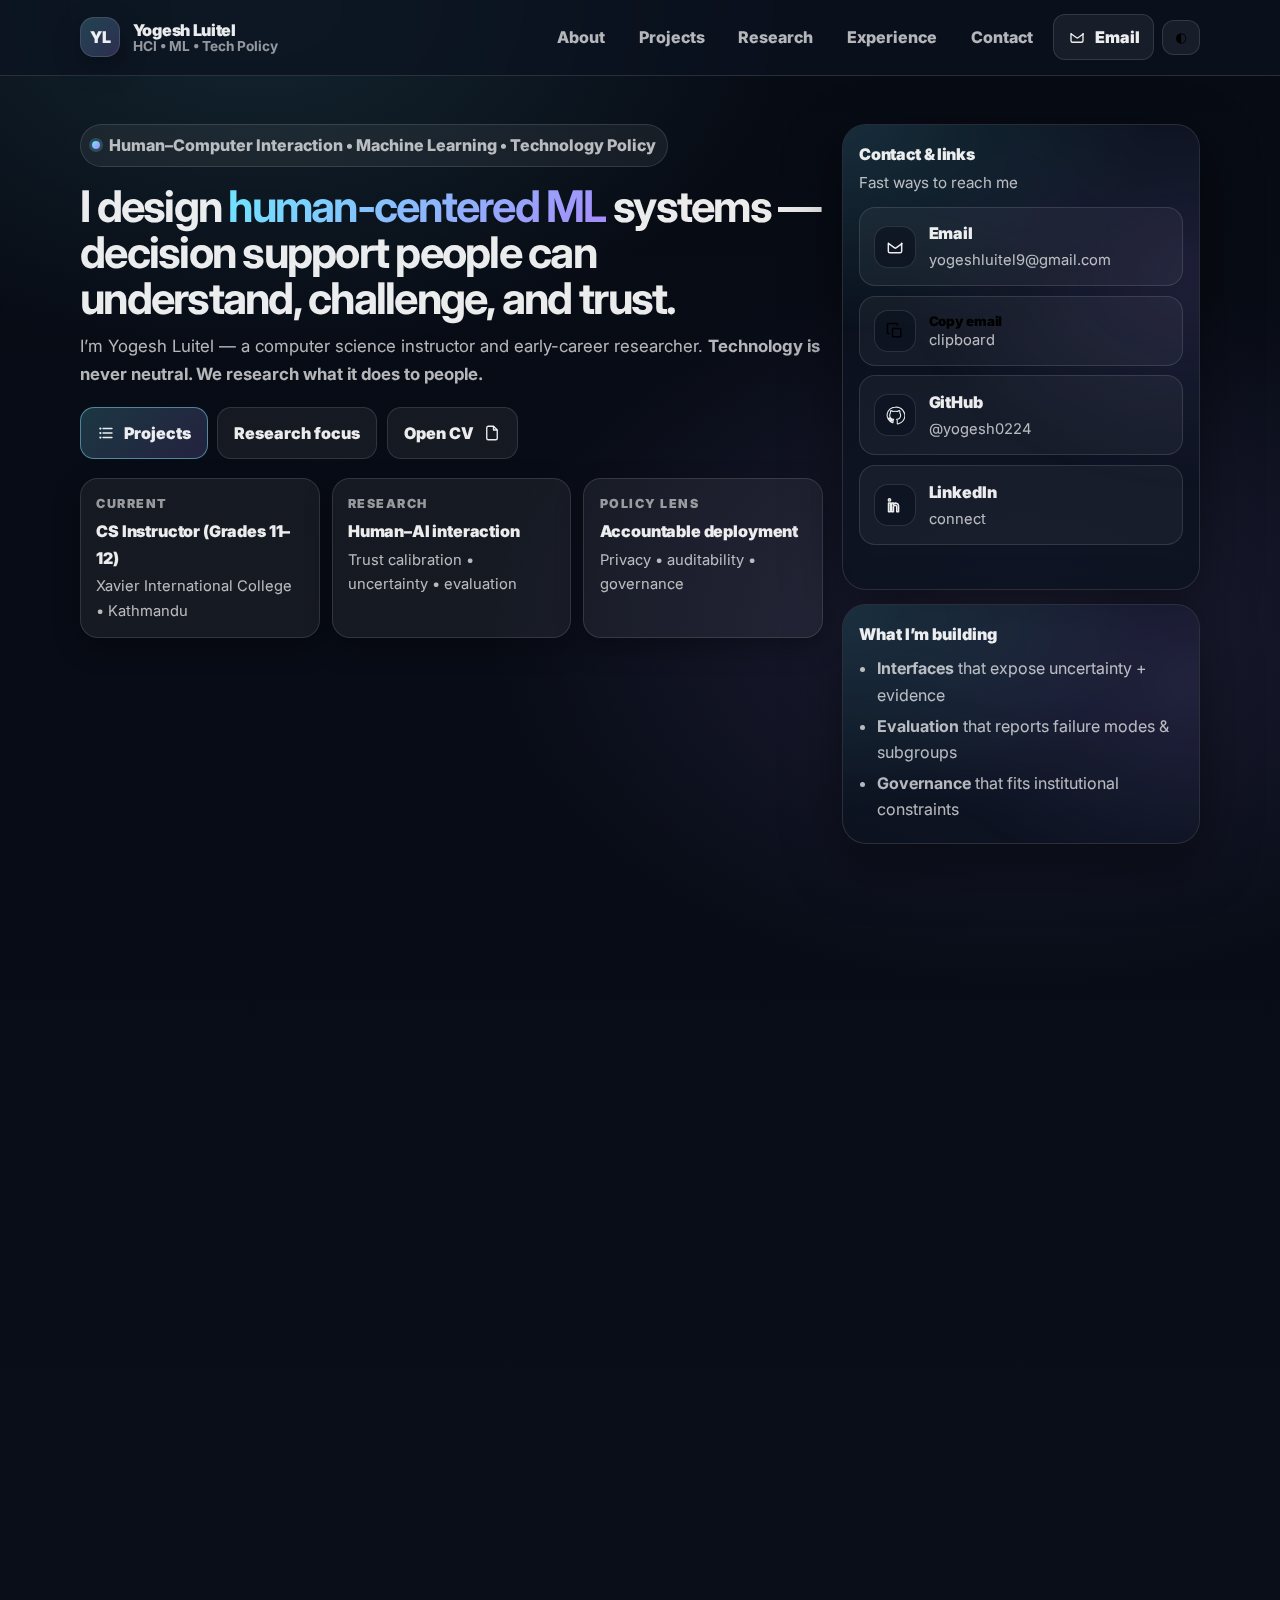
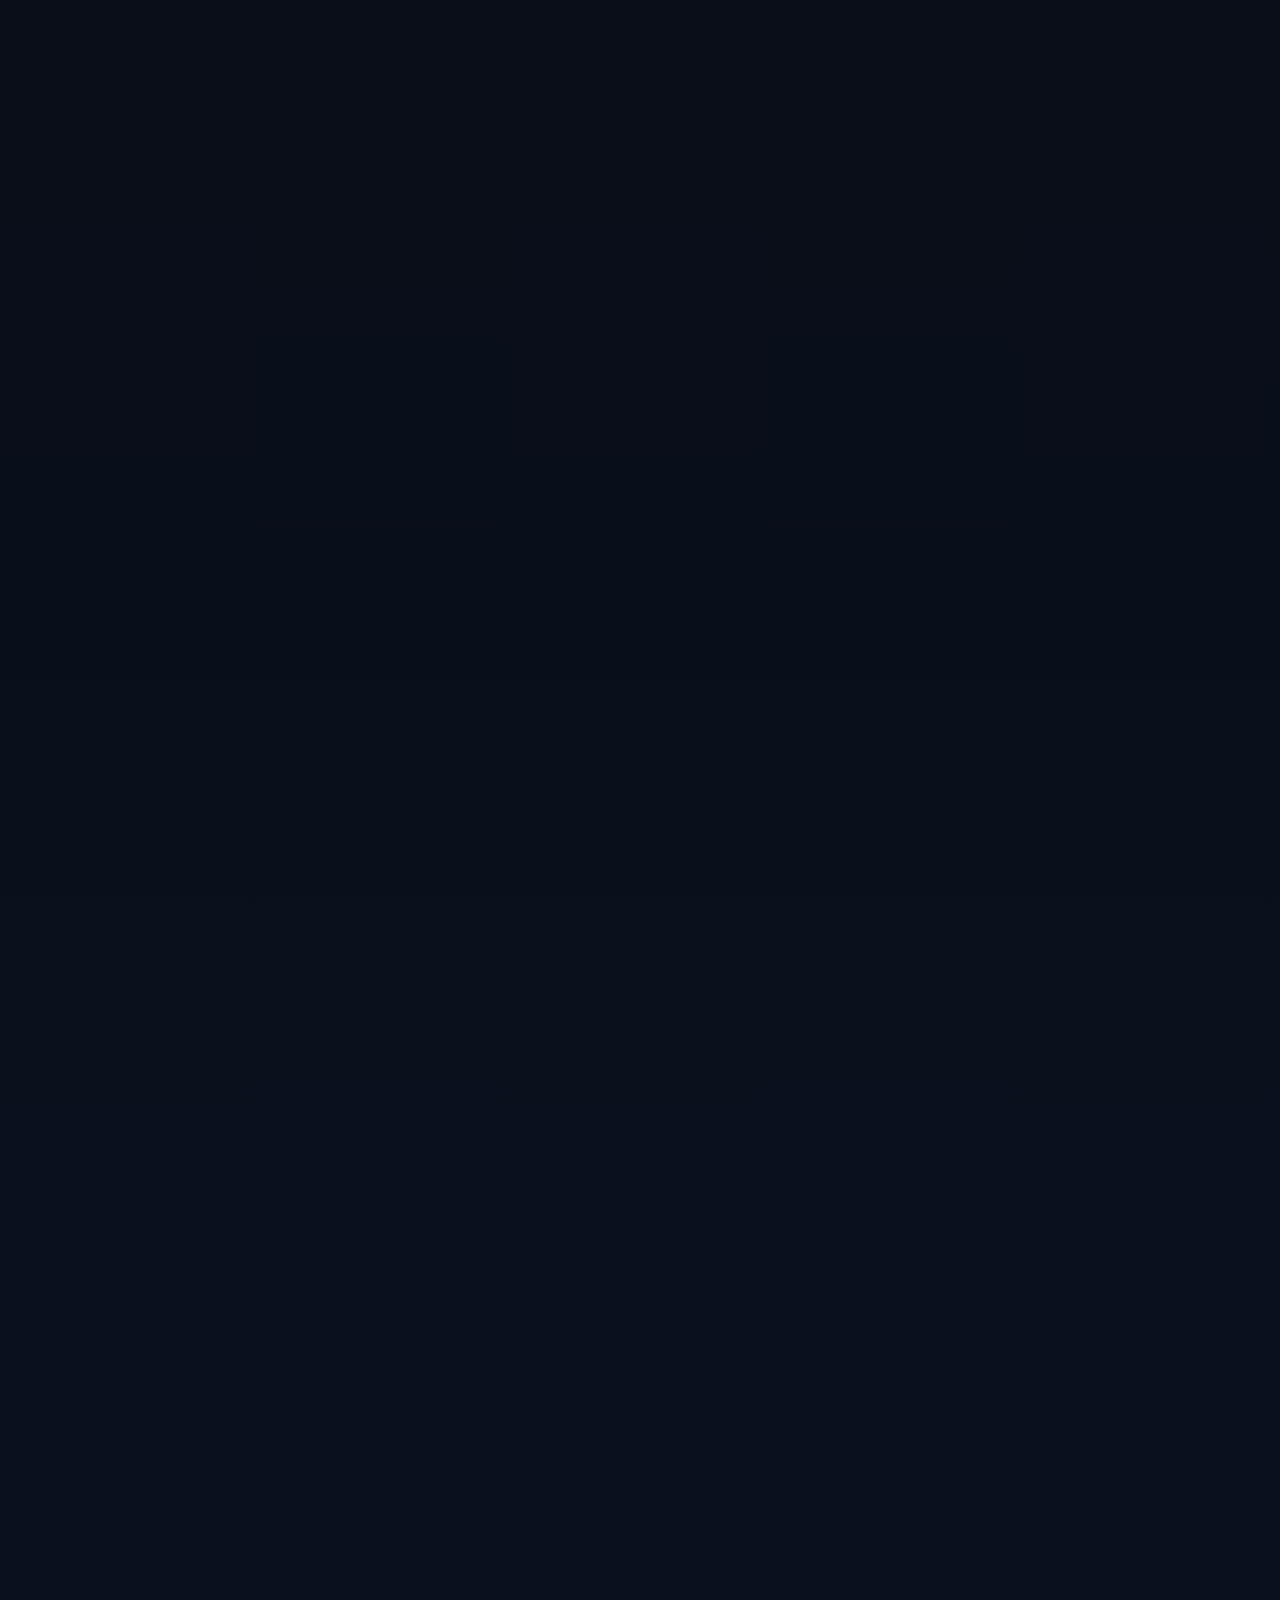
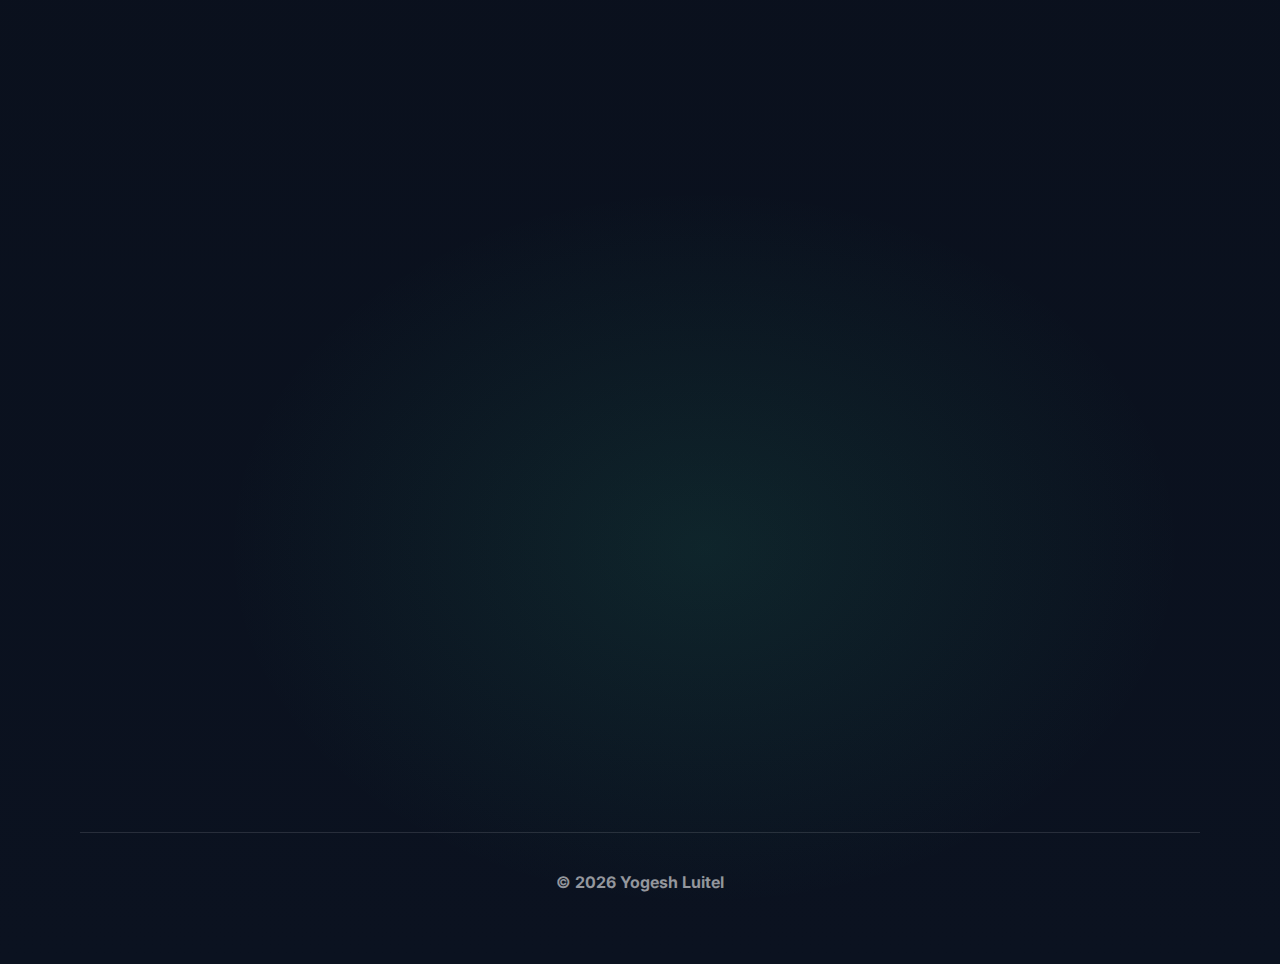
<file: index.html>
<!doctype html>
<html lang="en">
<head>
  <meta charset="utf-8" />
  <meta name="viewport" content="width=device-width, initial-scale=1" />
  <meta name="color-scheme" content="dark light">

  <title>Yogesh Luitel | HCI • ML • Tech Policy</title>
  <meta name="description" content="Yogesh Luitel — HCI + human-centered ML researcher exploring human–AI interaction, empirical evaluation, and technology policy." />

  <link rel="preconnect" href="https://fonts.googleapis.com">
  <link rel="preconnect" href="https://fonts.gstatic.com" crossorigin>
  <link href="https://fonts.googleapis.com/css2?family=Inter:wght@400;500;600;700;800;900&display=swap" rel="stylesheet">

  <link rel="stylesheet" href="styles.css" />
</head>

<body>
  <a class="skip-link" href="#main">Skip to content</a>

  <header class="site-header" id="top">
    <div class="container header-inner">
      <a class="brand" href="#top" aria-label="Home">
        <span class="brand-mark" aria-hidden="true">YL</span>
        <span class="brand-text">
          <span class="brand-name">Yogesh Luitel</span>
          <span class="brand-sub">HCI • ML • Tech Policy</span>
        </span>
      </a>

      <nav class="nav" aria-label="Primary navigation">
        <button class="nav-toggle" id="navToggle" aria-expanded="false" aria-controls="navMenu">
          <span class="sr-only">Open menu</span>
          <span class="burger" aria-hidden="true"></span>
        </button>

        <div class="nav-menu" id="navMenu">
          <a class="nav-link" href="#about" data-nav>About</a>
          <a class="nav-link" href="#projects" data-nav>Projects</a>
          <a class="nav-link" href="#research" data-nav>Research</a>
          <a class="nav-link" href="#experience" data-nav>Experience</a>
          <a class="nav-link" href="#contact" data-nav>Contact</a>

          <a class="nav-cta" href="mailto:yogeshluitel9@gmail.com" aria-label="Email Yogesh">
            <span class="icon" aria-hidden="true">
              <svg viewBox="0 0 24 24" fill="none">
                <path d="M4 7.5V17a2 2 0 0 0 2 2h12a2 2 0 0 0 2-2V7.5" stroke="currentColor" stroke-width="1.8" stroke-linecap="round"/>
                <path d="M4.5 8l7 5a1.5 1.5 0 0 0 1.8 0l7-5" stroke="currentColor" stroke-width="1.8" stroke-linecap="round" stroke-linejoin="round"/>
              </svg>
            </span>
            Email
          </a>

          <button class="theme-toggle" id="themeToggle" type="button" aria-label="Toggle theme">
            <span class="theme-icon" aria-hidden="true">◐</span>
          </button>
        </div>
      </nav>
    </div>
  </header>

  <main id="main">
    <!-- HERO -->
    <section class="hero" aria-label="Intro">
      <div class="container hero-wrap">
        <div class="hero-left reveal">
          <div class="pill">
            <span class="dot"></span>
            <span>Human–Computer Interaction • Machine Learning • Technology Policy</span>
          </div>

          <h1 class="hero-title">
            I design <span class="grad">human-centered ML</span> systems —
            decision support people can understand, challenge, and trust.
          </h1>

          <p class="hero-sub">
            I’m Yogesh Luitel — a computer science instructor and early-career researcher.
            <strong>Technology is never neutral. We research what it does to people.</strong>
          </p>

          <div class="hero-actions">
            <a class="btn btn-primary" href="#projects">
              <span class="icon" aria-hidden="true">
                <svg viewBox="0 0 24 24" fill="none">
                  <path d="M8 6h12M8 12h12M8 18h12" stroke="currentColor" stroke-width="1.8" stroke-linecap="round"/>
                  <path d="M4.5 6h.01M4.5 12h.01M4.5 18h.01" stroke="currentColor" stroke-width="3" stroke-linecap="round"/>
                </svg>
              </span>
              Projects
            </a>
            <a class="btn" href="#research">
              Research focus
            </a>
            <a class="btn" href="Yogesh_Luitel_HCI_CV-1.pdf" target="_blank" rel="noopener">
              Open CV
              <span class="icon" aria-hidden="true">
                <svg viewBox="0 0 24 24" fill="none">
                  <path d="M14 3H7a2 2 0 0 0-2 2v14a2 2 0 0 0 2 2h10a2 2 0 0 0 2-2V8l-5-5Z" stroke="currentColor" stroke-width="1.8" stroke-linejoin="round"/>
                  <path d="M14 3v5h5" stroke="currentColor" stroke-width="1.8" stroke-linejoin="round"/>
                </svg>
              </span>
            </a>
          </div>

          <div class="hero-stats">
            <div class="stat-card">
              <div class="stat-k">Current</div>
              <div class="stat-v">CS Instructor (Grades 11–12)</div>
              <div class="stat-n">Xavier International College • Kathmandu</div>
            </div>
            <div class="stat-card">
              <div class="stat-k">Research</div>
              <div class="stat-v">Human–AI interaction</div>
              <div class="stat-n">Trust calibration • uncertainty • evaluation</div>
            </div>
            <div class="stat-card">
              <div class="stat-k">Policy lens</div>
              <div class="stat-v">Accountable deployment</div>
              <div class="stat-n">Privacy • auditability • governance</div>
            </div>
          </div>
        </div>

        <aside class="hero-right reveal" aria-label="Quick links">
          <div class="panel">
            <div class="panel-head">
              <div class="panel-title">Contact & links</div>
              <div class="panel-sub">Fast ways to reach me</div>
            </div>

            <div class="link-cards">
              <a class="link-card" href="mailto:yogeshluitel9@gmail.com">
                <span class="lc-icon" aria-hidden="true">
                  <svg viewBox="0 0 24 24" fill="none">
                    <path d="M4 7.5V17a2 2 0 0 0 2 2h12a2 2 0 0 0 2-2V7.5" stroke="currentColor" stroke-width="1.8" stroke-linecap="round"/>
                    <path d="M4.5 8l7 5a1.5 1.5 0 0 0 1.8 0l7-5" stroke="currentColor" stroke-width="1.8" stroke-linecap="round" stroke-linejoin="round"/>
                  </svg>
                </span>
                <span class="lc-main">
                  <span class="lc-title">Email</span>
                  <span class="lc-meta">yogeshluitel9@gmail.com</span>
                </span>
              </a>

              <button class="link-card" type="button" data-copy="yogeshluitel9@gmail.com" aria-label="Copy email">
                <span class="lc-icon" aria-hidden="true">
                  <svg viewBox="0 0 24 24" fill="none">
                    <path d="M9 9h10v10H9V9Z" stroke="currentColor" stroke-width="1.8" stroke-linejoin="round"/>
                    <path d="M5 15H4a1 1 0 0 1-1-1V4a1 1 0 0 1 1-1h10a1 1 0 0 1 1 1v1" stroke="currentColor" stroke-width="1.8" stroke-linecap="round"/>
                  </svg>
                </span>
                <span class="lc-main">
                  <span class="lc-title">Copy email</span>
                  <span class="lc-meta">clipboard</span>
                </span>
              </button>

              <a class="link-card" href="https://github.com/yogesh0224" target="_blank" rel="noopener">
                <span class="lc-icon" aria-hidden="true">
                  <svg viewBox="0 0 24 24" fill="none">
                    <path d="M12 2.7a9.5 9.5 0 0 0-3 18.5c.5.1.7-.2.7-.5v-1.7c-2.9.7-3.6-1.2-3.6-1.2-.5-1.2-1.2-1.5-1.2-1.5-1-.7.1-.7.1-.7 1.1.1 1.7 1.1 1.7 1.1 1 .1.6 2.3 3 2 .1-.7.4-1.2.7-1.5-2.3-.3-4.7-1.1-4.7-5a3.9 3.9 0 0 1 1-2.7c-.1-.3-.5-1.3.1-2.7 0 0 .9-.3 2.8 1a9.7 9.7 0 0 1 5.2 0c1.9-1.3 2.8-1 2.8-1 .6 1.4.2 2.4.1 2.7a3.9 3.9 0 0 1 1 2.7c0 3.9-2.4 4.7-4.7 5 .4.3.7 1 .7 2v3c0 .3.2.6.7.5A9.5 9.5 0 0 0 12 2.7Z"
                          stroke="currentColor" stroke-width="1.3" stroke-linejoin="round"/>
                  </svg>
                </span>
                <span class="lc-main">
                  <span class="lc-title">GitHub</span>
                  <span class="lc-meta">@yogesh0224</span>
                </span>
              </a>

              <a class="link-card" href="https://www.linkedin.com/in/yogesh-luitel/" target="_blank" rel="noopener">
                <span class="lc-icon" aria-hidden="true">
                  <svg viewBox="0 0 24 24" fill="none">
                    <path d="M6.5 9.5H4.2V20h2.3V9.5Z" stroke="currentColor" stroke-width="1.8" stroke-linejoin="round"/>
                    <path d="M5.35 7.2a1.35 1.35 0 1 0 0-2.7 1.35 1.35 0 0 0 0 2.7Z" stroke="currentColor" stroke-width="1.8"/>
                    <path d="M10.2 9.5H8V20h2.2v-5.4c0-3 3.9-3.2 3.9 0V20h2.2v-6.2c0-5-5.3-4.8-6.1-2.3V9.5Z"
                          stroke="currentColor" stroke-width="1.8" stroke-linejoin="round"/>
                  </svg>
                </span>
                <span class="lc-main">
                  <span class="lc-title">LinkedIn</span>
                  <span class="lc-meta">connect</span>
                </span>
              </a>
            </div>

            <p class="toast" id="toast" role="status" aria-live="polite"></p>
          </div>

          <div class="panel panel-mini">
            <div class="mini-title">What I’m building</div>
            <ul class="mini-list">
              <li><strong>Interfaces</strong> that expose uncertainty + evidence</li>
              <li><strong>Evaluation</strong> that reports failure modes & subgroups</li>
              <li><strong>Governance</strong> that fits institutional constraints</li>
            </ul>
          </div>
        </aside>
      </div>
    </section>

    <!-- ABOUT -->
    <section class="section" id="about">
      <div class="container">
        <div class="section-head reveal">
          <h2>About</h2>
          <p>
            I work at the boundary between research and practice: human–AI interaction, empirical ML evaluation, and technology policy for accountable deployment.
          </p>
        </div>

        <div class="two-col">
          <article class="card reveal">
            <h3>Short bio</h3>
            <p>
              I’m interested in how people make decisions with ML systems: what they see, what they trust, and what they can contest.
              I focus on human-centered design patterns (uncertainty cues, explanations, feedback loops) paired with evaluation methods that go beyond accuracy.
            </p>

            <div class="callout">
              <div class="callout-title">My research hook</div>
              <p class="muted">
                Turning predictions into decision support people can calibrate:
                <strong>evidence + uncertainty + accountability</strong> — not just scores.
              </p>
            </div>
          </article>

          <article class="card reveal">
            <h3>Research interests</h3>
            <div class="chips">
              <span class="chip">Human–AI interaction</span>
              <span class="chip">Trust calibration</span>
              <span class="chip">Uncertainty-aware UX</span>
              <span class="chip">Explainability</span>
              <span class="chip">Empirical evaluation</span>
              <span class="chip">Robustness & failure modes</span>
              <span class="chip">Transparency & governance</span>
              <span class="chip">Privacy-by-design</span>
            </div>

            <div class="divider"></div>

            <ul class="bullets">
              <li><strong>HCI:</strong> interface patterns for sensemaking, feedback, and contestability.</li>
              <li><strong>ML:</strong> evaluation, subgroup errors, robustness, interpretability.</li>
              <li><strong>Policy:</strong> accountability constraints for real institutional deployments.</li>
            </ul>
          </article>
        </div>
      </div>
    </section>

    <!-- PROJECTS -->
    <section class="section" id="projects">
      <div class="container">
        <div class="section-head reveal">
          <h2>Selected projects</h2>
          <p>Polished, research-aligned projects: interface design + evaluation + real-world constraints.</p>
        </div>

        <div class="project-grid">
          <!-- Project 1 -->
          <article class="project-card reveal" style="--accent: var(--a1);">
            <div class="pc-cover">
              <div class="pc-cover-left">
                <div class="pc-icon" aria-hidden="true">
                  <svg viewBox="0 0 24 24" fill="none">
                    <path d="M12 3l9 4.5-9 4.5L3 7.5 12 3Z" stroke="currentColor" stroke-width="1.8" stroke-linejoin="round"/>
                    <path d="M21 7.5V16.5L12 21 3 16.5V7.5" stroke="currentColor" stroke-width="1.8" stroke-linejoin="round"/>
                    <path d="M12 12v9" stroke="currentColor" stroke-width="1.8" stroke-linecap="round"/>
                  </svg>
                </div>
                <div>
                  <div class="pc-kicker">HCI • XAI</div>
                  <h3 class="pc-title">Human-Centered ML for Programming Misconceptions</h3>
                </div>
              </div>
              <span class="pc-badge">Decision Support</span>
            </div>

            <div class="pc-body">
              <p class="pc-desc">
                Teacher-facing decision support that surfaces likely misconceptions with uncertainty cues and explanations —
                designed to reduce over-trust and preserve instructional agency.
              </p>

              <ul class="pc-points">
                <li><strong>Interface:</strong> uncertainty signaling + evidence views + easy override</li>
                <li><strong>Evaluation:</strong> behavior metrics (time-to-decision, correction patterns)</li>
                <li><strong>Goal:</strong> support sensemaking, not automated grading</li>
              </ul>

              <div class="pc-tags" aria-label="Tech stack">
                <span class="tag">Python</span>
                <span class="tag">Human-in-the-loop</span>
                <span class="tag">Explainability</span>
                <span class="tag">Evaluation</span>
              </div>
            </div>

            <div class="pc-footer">
              <button class="btn btn-soft" data-modal="m-hcml">Case study</button>
              <a class="btn btn-primary" href="https://github.com/yogesh0224" target="_blank" rel="noopener">GitHub</a>
            </div>
          </article>

          <!-- Project 2 -->
          <article class="project-card reveal" style="--accent: var(--a2);">
            <div class="pc-cover">
              <div class="pc-cover-left">
                <div class="pc-icon" aria-hidden="true">
                  <svg viewBox="0 0 24 24" fill="none">
                    <path d="M4 19V5a2 2 0 0 1 2-2h12a2 2 0 0 1 2 2v14" stroke="currentColor" stroke-width="1.8" stroke-linecap="round"/>
                    <path d="M8 7h8M8 11h8M8 15h6" stroke="currentColor" stroke-width="1.8" stroke-linecap="round"/>
                    <path d="M4 19a2 2 0 0 0 2 2h14" stroke="currentColor" stroke-width="1.8" stroke-linecap="round"/>
                  </svg>
                </div>
                <div>
                  <div class="pc-kicker">Robustness • Reproducibility</div>
                  <h3 class="pc-title">ML Evaluation & Interpretability Toolkit</h3>
                </div>
              </div>
              <span class="pc-badge">Audit-ready</span>
            </div>

            <div class="pc-body">
              <p class="pc-desc">
                A reproducible evaluation pipeline that turns “good accuracy” into deployable evidence:
                subgroup errors, robustness checks, and interpretability reporting.
              </p>

              <ul class="pc-points">
                <li><strong>Evaluation:</strong> metrics + subgroup slices + failure modes</li>
                <li><strong>Interpretability:</strong> model-agnostic explanation views</li>
                <li><strong>Use case:</strong> institutional review & governance</li>
              </ul>

              <div class="pc-tags" aria-label="Tech stack">
                <span class="tag">scikit-learn</span>
                <span class="tag">SHAP</span>
                <span class="tag">Error analysis</span>
                <span class="tag">Reporting</span>
              </div>
            </div>

            <div class="pc-footer">
              <button class="btn btn-soft" data-modal="m-eval">Case study</button>
              <a class="btn btn-primary" href="https://github.com/yogesh0224" target="_blank" rel="noopener">GitHub</a>
            </div>
          </article>

          <!-- Project 3 -->
          <article class="project-card reveal" style="--accent: var(--a3);">
            <div class="pc-cover">
              <div class="pc-cover-left">
                <div class="pc-icon" aria-hidden="true">
                  <svg viewBox="0 0 24 24" fill="none">
                    <path d="M4 4h16v16H4V4Z" stroke="currentColor" stroke-width="1.8" stroke-linejoin="round"/>
                    <path d="M8 8h8M8 12h6M8 16h8" stroke="currentColor" stroke-width="1.8" stroke-linecap="round"/>
                  </svg>
                </div>
                <div>
                  <div class="pc-kicker">Empirical ML • NLP</div>
                  <h3 class="pc-title">GenAI Usage & Learning Outcomes Study</h3>
                </div>
              </div>
              <span class="pc-badge">Methods-first</span>
            </div>

            <div class="pc-body">
              <p class="pc-desc">
                Empirical analysis of how generative AI usage patterns relate to learning outcomes using structured data + text features,
                emphasizing careful claims and reproducible methodology.
              </p>

              <ul class="pc-points">
                <li><strong>Data:</strong> usage logs + text signals</li>
                <li><strong>Methods:</strong> interpretable modeling + effect-size-grounded validation</li>
                <li><strong>Outcome:</strong> manuscript in preparation (share on request)</li>
              </ul>

              <div class="pc-tags" aria-label="Tech stack">
                <span class="tag">TF–IDF</span>
                <span class="tag">Feature engineering</span>
                <span class="tag">Stat tests</span>
                <span class="tag">Reproducibility</span>
              </div>
            </div>

            <div class="pc-footer">
              <button class="btn btn-soft" data-modal="m-genai">Case study</button>
              <a class="btn btn-primary" href="mailto:yogeshluitel9@gmail.com?subject=Generative%20AI%20study%20details">Request details</a>
            </div>
          </article>
        </div>

        <div class="note reveal">
          <span class="note-dot"></span>
          <span>If a project is private, I can share a short demo clip or 1-page writeup by email.</span>
        </div>
      </div>
    </section>

    <!-- RESEARCH -->
    <section class="section" id="research">
      <div class="container">
        <div class="section-head reveal">
          <h2>Research</h2>
          <p>Where I want to go next: HCI + ML evaluation + policy-aware deployment.</p>
        </div>

        <div class="two-col">
          <article class="card reveal">
            <h3>Current focus</h3>
            <ul class="bullets">
              <li><strong>Human–AI interaction:</strong> decision-support UX, trust calibration, contestability.</li>
              <li><strong>Human-centered ML:</strong> uncertainty cues, explanation interfaces, feedback loops.</li>
              <li><strong>Empirical evaluation:</strong> subgroup errors, robustness, failure modes, reproducibility.</li>
              <li><strong>Technology policy:</strong> transparency, privacy, governance constraints.</li>
            </ul>
          </article>

          <article class="card reveal">
            <h3>Drafts & directions</h3>
            <ul class="bullets">
              <li><strong>GenAI usage → outcomes:</strong> empirical ML + NLP methodology (in preparation).</li>
              <li><strong>Accountability for ML-assisted decisions:</strong> uncertainty + oversight design patterns.</li>
              <li><strong>Low-resource policy constraints:</strong> privacy-by-design and evaluation standards.</li>
            </ul>

            <div class="divider"></div>
            <a class="btn btn-soft" href="mailto:yogeshluitel9@gmail.com?subject=Research%20collaboration">
              Reach out about collaboration
            </a>
          </article>
        </div>
      </div>
    </section>

    <!-- EXPERIENCE -->
    <section class="section" id="experience">
      <div class="container">
        <div class="section-head reveal">
          <h2>Experience</h2>
          <p>Teaching + research + building — grounded in real users and constraints.</p>
        </div>

        <div class="timeline">
          <article class="timeline-item reveal">
            <div class="time">2024–Present</div>
            <div class="time-body">
              <div class="time-title">Computer Science Instructor • Xavier International College</div>
              <p class="muted">
                Teach Python, DBMS, and software development; lead labs and supervise projects; design digital learning materials and workflows.
              </p>
              <div class="chips">
                <span class="chip">Python</span>
                <span class="chip">DBMS</span>
                <span class="chip">Mentoring</span>
                <span class="chip">Learning workflows</span>
              </div>
            </div>
          </article>

          <article class="timeline-item reveal">
            <div class="time">2023–2024</div>
            <div class="time-body">
              <div class="time-title">Undergraduate Research Assistant • Phoenix College of Management</div>
              <p class="muted">
                Studied adaptive learning systems and built ML-based student performance analysis to identify conceptual weaknesses; supported research design and evaluation.
              </p>
              <div class="chips">
                <span class="chip">Learning analytics</span>
                <span class="chip">Mixed methods</span>
                <span class="chip">ML evaluation</span>
                <span class="chip">Adaptive learning</span>
              </div>
            </div>
          </article>
        </div>
      </div>
    </section>

    <!-- CONTACT -->
    <section class="section" id="contact">
      <div class="container">
        <div class="section-head reveal">
          <h2>Contact</h2>
          <p>If you want to talk research, collaboration, or opportunities — email is best.</p>
        </div>

        <div class="two-col">
          <article class="card reveal">
            <h3>Let’s connect</h3>
            <p class="muted">Fastest way to reach me:</p>
            <a class="btn btn-primary" href="mailto:yogeshluitel9@gmail.com">yogeshluitel9@gmail.com</a>

            <div class="divider"></div>

            <h3>CV</h3>
            <p class="muted">Open my latest CV as a PDF:</p>
            <a class="btn btn-soft" href="Yogesh_Luitel_HCI_CV-1.pdf" target="_blank" rel="noopener">Open CV (PDF)</a>
          </article>

          <article class="card reveal">
            <h3>Links</h3>
            <div class="link-row-2">
              <a class="link-mini" href="https://github.com/yogesh0224" target="_blank" rel="noopener">
                <span class="icon" aria-hidden="true">
                  <svg viewBox="0 0 24 24" fill="none">
                    <path d="M12 2.7a9.5 9.5 0 0 0-3 18.5c.5.1.7-.2.7-.5v-1.7c-2.9.7-3.6-1.2-3.6-1.2-.5-1.2-1.2-1.5-1.2-1.5-1-.7.1-.7.1-.7 1.1.1 1.7 1.1 1.7 1.1 1 .1.6 2.3 3 2 .1-.7.4-1.2.7-1.5-2.3-.3-4.7-1.1-4.7-5a3.9 3.9 0 0 1 1-2.7c-.1-.3-.5-1.3.1-2.7 0 0 .9-.3 2.8 1a9.7 9.7 0 0 1 5.2 0c1.9-1.3 2.8-1 2.8-1 .6 1.4.2 2.4.1 2.7a3.9 3.9 0 0 1 1 2.7c0 3.9-2.4 4.7-4.7 5 .4.3.7 1 .7 2v3c0 .3.2.6.7.5A9.5 9.5 0 0 0 12 2.7Z"
                          stroke="currentColor" stroke-width="1.3" stroke-linejoin="round"/>
                  </svg>
                </span>
                GitHub
              </a>

              <a class="link-mini" href="https://www.linkedin.com/in/yogesh-luitel/" target="_blank" rel="noopener">
                <span class="icon" aria-hidden="true">
                  <svg viewBox="0 0 24 24" fill="none">
                    <path d="M6.5 9.5H4.2V20h2.3V9.5Z" stroke="currentColor" stroke-width="1.8" stroke-linejoin="round"/>
                    <path d="M5.35 7.2a1.35 1.35 0 1 0 0-2.7 1.35 1.35 0 0 0 0 2.7Z" stroke="currentColor" stroke-width="1.8"/>
                    <path d="M10.2 9.5H8V20h2.2v-5.4c0-3 3.9-3.2 3.9 0V20h2.2v-6.2c0-5-5.3-4.8-6.1-2.3V9.5Z"
                          stroke="currentColor" stroke-width="1.8" stroke-linejoin="round"/>
                  </svg>
                </span>
                LinkedIn
              </a>

              <button class="link-mini" type="button" data-copy="yogeshluitel9@gmail.com" aria-label="Copy email">
                <span class="icon" aria-hidden="true">
                  <svg viewBox="0 0 24 24" fill="none">
                    <path d="M9 9h10v10H9V9Z" stroke="currentColor" stroke-width="1.8" stroke-linejoin="round"/>
                    <path d="M5 15H4a1 1 0 0 1-1-1V4a1 1 0 0 1 1-1h10a1 1 0 0 1 1 1v1" stroke="currentColor" stroke-width="1.8" stroke-linecap="round"/>
                  </svg>
                </span>
                Copy email
              </button>
            </div>

            <div class="divider"></div>
            <p class="muted">
              I’m especially interested in opportunities where interface design, evaluation rigor, and governance matter as much as the model.
            </p>
          </article>
        </div>

        <footer class="footer">
          <p>© <span id="year"></span> Yogesh Luitel</p>
        </footer>
      </div>
    </section>
  </main>

  <!-- =======================
       CASE STUDY MODALS
       ======================= -->

  <dialog class="modal" id="m-hcml" aria-label="Human-Centered ML case study">
    <div class="modal-inner">
      <header class="modal-head">
        <div>
          <div class="modal-kicker">CASE STUDY</div>
          <h3 class="modal-title">Human-Centered ML for Programming Misconceptions</h3>
        </div>
        <button class="icon-btn" data-close aria-label="Close">✕</button>
      </header>

      <div class="modal-body" data-case-body>
        <section class="case-hero">
          <h4 class="case-hero-title">Teachers stay in control — ML assists, explains, and invites correction</h4>
          <p class="case-hero-sub">Decision support that encourages verification rather than blind acceptance.</p>

          <div class="case-metrics">
            <div class="metric"><div class="metric-k">Paradigm</div><div class="metric-v">Human-in-the-loop</div></div>
            <div class="metric"><div class="metric-k">UX</div><div class="metric-v">Uncertainty + XAI</div></div>
            <div class="metric"><div class="metric-k">Evaluation</div><div class="metric-v">Behavior metrics</div></div>
          </div>
        </section>

        <section class="case-section">
          <div class="case-section-head">
            <h4 class="case-title">Design</h4><span class="case-chip">HCI</span>
          </div>
          <ul class="bullets">
            <li>Confidence/uncertainty cues without false precision</li>
            <li>Evidence views that support sensemaking</li>
            <li>Easy override and feedback capture</li>
          </ul>
        </section>

        <section class="case-section">
          <div class="case-section-head">
            <h4 class="case-title">Evaluation</h4><span class="case-chip">Empirical</span>
          </div>
          <ul class="bullets">
            <li>ML On vs ML Off (pilot) with interaction logging</li>
            <li>Time-to-decision + correction patterns</li>
            <li>Checks for over-reliance behavior</li>
          </ul>
        </section>

        <div class="case-end-space" aria-hidden="true"></div>
      </div>

      <footer class="modal-actions">
        <div class="actions-left">Goal: decision support that’s trustworthy, auditable, and easy to contest.</div>
        <div class="actions-right">
          <button class="btn btn-soft" data-close>Close</button>
        </div>
      </footer>
    </div>
  </dialog>

  <dialog class="modal" id="m-eval" aria-label="ML evaluation toolkit case study">
    <div class="modal-inner">
      <header class="modal-head">
        <div>
          <div class="modal-kicker">CASE STUDY</div>
          <h3 class="modal-title">ML Evaluation & Interpretability Toolkit</h3>
        </div>
        <button class="icon-btn" data-close aria-label="Close">✕</button>
      </header>

      <div class="modal-body" data-case-body>
        <section class="case-hero">
          <h4 class="case-hero-title">From “good accuracy” to deployable evidence</h4>
          <p class="case-hero-sub">Reproducible evaluation that supports institutional oversight and governance.</p>

          <div class="case-metrics">
            <div class="metric"><div class="metric-k">Checks</div><div class="metric-v">Subgroups + robustness</div></div>
            <div class="metric"><div class="metric-k">Output</div><div class="metric-v">Auditable reports</div></div>
            <div class="metric"><div class="metric-k">XAI</div><div class="metric-v">Model-agnostic</div></div>
          </div>
        </section>

        <section class="case-section">
          <div class="case-section-head">
            <h4 class="case-title">Pipeline</h4><span class="case-chip">Reproducible</span>
          </div>
          <ul class="bullets">
            <li>Standardized dataset prep → training → evaluation → reporting</li>
            <li>Failure modes and subgroup slices for fairness-adjacent risk</li>
            <li>Robustness checks to surface brittleness early</li>
          </ul>
        </section>

        <section class="case-section">
          <div class="case-section-head">
            <h4 class="case-title">Governance angle</h4><span class="case-chip">Policy</span>
          </div>
          <ul class="bullets">
            <li>Supports “should we deploy?” decisions, not only “is it accurate?”</li>
            <li>Pairs with transparency requirements and documentation</li>
          </ul>
        </section>

        <div class="case-end-space" aria-hidden="true"></div>
      </div>

      <footer class="modal-actions">
        <div class="actions-left">Evaluation is governance: what you measure shapes what you can justify.</div>
        <div class="actions-right">
          <button class="btn btn-soft" data-close>Close</button>
        </div>
      </footer>
    </div>
  </dialog>

  <dialog class="modal" id="m-genai" aria-label="Generative AI usage study case study">
    <div class="modal-inner">
      <header class="modal-head">
        <div>
          <div class="modal-kicker">CASE STUDY</div>
          <h3 class="modal-title">GenAI Usage & Learning Outcomes Study</h3>
        </div>
        <button class="icon-btn" data-close aria-label="Close">✕</button>
      </header>

      <div class="modal-body" data-case-body>
        <section class="case-hero">
          <h4 class="case-hero-title">Empirical ML that avoids hype</h4>
          <p class="case-hero-sub">Interpretable modeling, careful claims, reproducible methodology.</p>

          <div class="case-metrics">
            <div class="metric"><div class="metric-k">Data</div><div class="metric-v">Structured + text</div></div>
            <div class="metric"><div class="metric-k">Methods</div><div class="metric-v">Interpretable</div></div>
            <div class="metric"><div class="metric-k">Status</div><div class="metric-v">In preparation</div></div>
          </div>
        </section>

        <section class="case-section">
          <div class="case-section-head">
            <h4 class="case-title">Method</h4><span class="case-chip">Empirical</span>
          </div>
          <ul class="bullets">
            <li>NLP features (TF–IDF + statistical signals) for interpretability</li>
            <li>Effect-size-grounded validation; reproducible experiments</li>
            <li>Focus on failure modes and alternative explanations</li>
          </ul>
        </section>

        <section class="case-section">
          <div class="case-section-head">
            <h4 class="case-title">Implications</h4><span class="case-chip">Policy</span>
          </div>
          <ul class="bullets">
            <li>What institutions should measure before adopting GenAI at scale</li>
            <li>Transparency and responsible-use constraints</li>
          </ul>
        </section>

        <div class="case-end-space" aria-hidden="true"></div>
      </div>

      <footer class="modal-actions">
        <div class="actions-left">I can share methods + outline by email.</div>
        <div class="actions-right">
          <button class="btn btn-soft" data-close>Close</button>
        </div>
      </footer>
    </div>
  </dialog>

  <script src="script.js"></script>
</body>
</html>
</file>
<file: styles.css>
/* ============================
   styles.css (FULL UPDATED)
   Premium UI + fixed alignment
   + fixed light-mode visibility
   + no mask/xor usage
   ============================ */

:root{
  /* Core palette */
  --bg: #070b14;
  --bg2: #0b1220;

  /* Surfaces */
  --surface: rgba(255,255,255,.06);
  --surface2: rgba(255,255,255,.09);
  --border: rgba(255,255,255,.12);

  /* Text */
  --text: rgba(255,255,255,.92);
  --muted: rgba(255,255,255,.70);
  --muted2: rgba(255,255,255,.56);

  /* Accents for project cards */
  --a1: #6ee7ff;
  --a2: #a78bfa;
  --a3: #34d399;

  /* Radii / shadows */
  --r1: 14px;
  --r2: 18px;
  --r3: 24px;

  --shadow: 0 18px 60px rgba(0,0,0,.45);
  --shadow2: 0 10px 28px rgba(0,0,0,.30);

  --max: 1120px;

  --focus: 0 0 0 3px rgba(110,231,255,.25);

  --ease: cubic-bezier(.16, 1, .3, 1);
  --ease2: cubic-bezier(.2,.9,.2,1);
  --fast: 160ms;
  --med: 280ms;
  --slow: 680ms;
}

/* Light theme base */
:root[data-theme="light"]{
  --bg: #f6f7fb;
  --bg2: #ffffff;

  /* Important: darker surfaces + borders for visibility */
  --surface: rgba(2,6,23,.05);
  --surface2: rgba(2,6,23,.08);
  --border: rgba(2,6,23,.14);

  --text: rgba(2,6,23,.92);
  --muted: rgba(2,6,23,.70);
  --muted2: rgba(2,6,23,.55);

  --shadow: 0 20px 55px rgba(2,6,23,.12);
  --shadow2: 0 10px 22px rgba(2,6,23,.10);

  --focus: 0 0 0 3px rgba(80,80,255,.18);
}

*{ box-sizing:border-box; }
html{ scroll-behavior:smooth; }
@media (prefers-reduced-motion: reduce){ html{ scroll-behavior:auto; } }

body{
  margin:0;
  font-family: Inter, system-ui, -apple-system, Segoe UI, Roboto, Helvetica, Arial;
  color: var(--text);
  background:
    radial-gradient(900px 600px at 20% 0%, rgba(110,231,255,.12), transparent 60%),
    radial-gradient(900px 600px at 80% 15%, rgba(167,139,250,.14), transparent 60%),
    radial-gradient(800px 600px at 55% 90%, rgba(52,211,153,.10), transparent 60%),
    linear-gradient(180deg, var(--bg), var(--bg2));
  line-height:1.65;
  overflow-x:hidden;
}

a{ color:inherit; text-decoration:none; }
button{ font-family:inherit; }
a:focus-visible, button:focus-visible{ outline:none; box-shadow: var(--focus); border-radius: 12px; }

.container{ width:min(var(--max), 100% - 2.5rem); margin-inline:auto; }

.skip-link{
  position:absolute; left:-999px; top:10px;
  background: var(--text);
  color: var(--bg);
  padding:.6rem .9rem;
  border-radius: 12px;
  z-index: 9999;
}
.skip-link:focus{ left: 12px; }

.sr-only{
  position:absolute; width:1px; height:1px; padding:0; margin:-1px;
  overflow:hidden; clip:rect(0,0,0,0); border:0;
}

/* =========================
   Header
   ========================= */
.site-header{
  position: sticky;
  top:0;
  z-index: 300;
  border-bottom: 1px solid var(--border);
  backdrop-filter: blur(12px);
  background: color-mix(in srgb, var(--bg2) 72%, transparent);
}

.header-inner{
  display:flex;
  align-items:center;
  justify-content:space-between;
  gap:1rem;
  padding:.9rem 0;
}

.brand{
  display:flex;
  align-items:center;
  gap:.8rem;
}
.brand-mark{
  width: 40px;
  height: 40px;
  border-radius: 14px;
  display:grid;
  place-items:center;
  font-weight: 900;
  border: 1px solid var(--border);
  background: linear-gradient(135deg, rgba(110,231,255,.22), rgba(167,139,250,.22));
  box-shadow: var(--shadow2);
}
.brand-text{ display:flex; flex-direction:column; line-height:1.05; }
.brand-name{ font-weight: 900; letter-spacing:-.02em; }
.brand-sub{ font-size:.85rem; color: var(--muted2); font-weight: 700; }

.nav{ display:flex; align-items:center; }
.nav-menu{ display:flex; align-items:center; gap:.5rem; }

.nav-link{
  padding:.55rem .8rem;
  border-radius: 12px;
  color: var(--muted);
  font-weight: 800;
  transition: transform var(--med) var(--ease), background var(--med) var(--ease), color var(--med) var(--ease);
}
.nav-link:hover{ background: var(--surface); color: var(--text); transform: translateY(-1px); }
.nav-link.is-active{
  color: var(--text);
  border: 1px solid color-mix(in srgb, var(--a1) 35%, var(--border));
  background: linear-gradient(135deg, rgba(110,231,255,.14), rgba(167,139,250,.12));
}

.nav-cta{
  display:inline-flex;
  align-items:center;
  gap:.55rem;
  padding:.55rem .85rem;
  border-radius: 12px;
  border: 1px solid var(--border);
  background: var(--surface);
  font-weight: 900;
  transition: transform var(--med) var(--ease), background var(--med) var(--ease), border-color var(--med) var(--ease);
}
.nav-cta:hover{
  transform: translateY(-1px);
  background: var(--surface2);
  border-color: color-mix(in srgb, var(--a1) 35%, var(--border));
}

.theme-toggle{
  border: 1px solid var(--border);
  background: var(--surface);
  border-radius: 12px;
  padding: .55rem .75rem;
  cursor:pointer;
  transition: transform var(--med) var(--ease), background var(--med) var(--ease);
}
.theme-toggle:hover{ background: var(--surface2); transform: translateY(-1px); }

.nav-toggle{
  display:none;
  border: 1px solid var(--border);
  background: var(--surface);
  border-radius: 12px;
  padding: .55rem .7rem;
  cursor:pointer;
}
.burger{
  width: 18px; height: 12px; display:block;
  border-top: 2px solid var(--text);
  border-bottom: 2px solid var(--text);
  position: relative;
}
.burger::after{
  content:"";
  position:absolute;
  left:0; right:0; top:50%;
  border-top: 2px solid var(--text);
  transform: translateY(-50%);
}

.icon{ width: 18px; height: 18px; display:inline-grid; place-items:center; }
.icon svg{ width: 18px; height: 18px; }

/* =========================
   Hero
   ========================= */
.hero{ padding: 3rem 0 2.2rem; }
.hero-wrap{
  display:grid;
  grid-template-columns: 1.35fr .65fr;
  gap: 1.2rem;
  align-items:start;
}

.pill{
  display:inline-flex;
  align-items:center;
  gap:.55rem;
  padding:.45rem .7rem;
  border-radius: 999px;
  border: 1px solid var(--border);
  background: var(--surface);
  color: var(--muted);
  font-weight: 800;
}
.dot{
  width: 8px;
  height: 8px;
  border-radius: 999px;
  background: linear-gradient(135deg, var(--a1), var(--a2));
  box-shadow: 0 0 0 3px color-mix(in srgb, var(--a1) 20%, transparent);
}

.hero-title{
  margin: 1rem 0 .75rem;
  font-size: clamp(2.2rem, 3.4vw, 3.45rem);
  line-height: 1.06;
  letter-spacing: -.04em;
}
.grad{
  background: linear-gradient(135deg, var(--a1), var(--a2));
  -webkit-background-clip: text;
  background-clip: text;
  color: transparent;
}

.hero-sub{
  margin: 0 0 1.15rem;
  color: var(--muted);
  font-size: 1.05rem;
  max-width: 70ch;
}

.hero-actions{
  display:flex;
  flex-wrap:wrap;
  gap:.6rem;
  margin-bottom: 1.2rem;
}

.btn{
  display:inline-flex;
  align-items:center;
  justify-content:center;
  gap:.55rem;
  padding:.75rem 1rem;
  border-radius: 14px;
  border: 1px solid var(--border);
  background: var(--surface);
  font-weight: 900;
  cursor:pointer;
  transition: transform var(--med) var(--ease), background var(--med) var(--ease), border-color var(--med) var(--ease), box-shadow var(--med) var(--ease);
  will-change: transform;
}
.btn:hover{
  transform: translateY(-2px);
  background: var(--surface2);
  box-shadow: var(--shadow2);
}
.btn:active{ transform: translateY(-1px); }

.btn-primary{
  background: linear-gradient(135deg, rgba(110,231,255,.20), rgba(167,139,250,.18));
  border-color: color-mix(in srgb, var(--a1) 40%, var(--border));
}
.btn-primary:hover{
  border-color: color-mix(in srgb, var(--a1) 55%, var(--border));
  box-shadow: 0 18px 50px rgba(0,0,0,.22);
}

.btn-soft{
  background: transparent;
  border-color: color-mix(in srgb, var(--text) 12%, var(--border));
}
.btn-soft:hover{
  background: color-mix(in srgb, var(--surface) 70%, transparent);
  border-color: color-mix(in srgb, var(--a2) 25%, var(--border));
}

.hero-stats{
  display:grid;
  grid-template-columns: repeat(3, 1fr);
  gap:.75rem;
}

.stat-card{
  border: 1px solid var(--border);
  background: var(--surface);
  border-radius: var(--r2);
  padding: .9rem .95rem;
  box-shadow: var(--shadow2);
}
.stat-k{
  font-size: .78rem;
  letter-spacing: .12em;
  text-transform: uppercase;
  font-weight: 900;
  color: var(--muted2);
}
.stat-v{
  margin-top:.25rem;
  font-weight: 900;
  letter-spacing: -.01em;
}
.stat-n{
  margin-top:.2rem;
  color: var(--muted);
  font-size: .92rem;
}

/* =========================
   Panels
   ========================= */
.panel{
  border: 1px solid var(--border);
  background: color-mix(in srgb, var(--bg2) 70%, transparent);
  border-radius: var(--r3);
  box-shadow: var(--shadow);
  padding: 1rem;
  position: relative;
  overflow: hidden;
}
.panel::before{
  content:"";
  position:absolute;
  inset:-35%;
  background:
    radial-gradient(520px 360px at 20% 20%, rgba(110,231,255,.18), transparent 60%),
    radial-gradient(520px 360px at 80% 40%, rgba(167,139,250,.16), transparent 60%);
  filter: blur(14px);
  opacity: .8;
  pointer-events:none;
}
.panel > *{ position:relative; }

.panel-head{ margin-bottom:.75rem; }
.panel-title{ font-weight: 950; letter-spacing: -.02em; }
.panel-sub{ color: var(--muted); font-size: .95rem; margin-top:.15rem; }

.link-cards{
  display:grid;
  gap:.6rem;
}
.link-card{
  display:flex;
  align-items:center;
  gap:.8rem;
  width:100%;
  text-align:left;
  padding:.8rem .85rem;
  border-radius: 16px;
  border: 1px solid var(--border);
  background: color-mix(in srgb, var(--surface) 70%, transparent);
  transition: transform var(--med) var(--ease), border-color var(--med) var(--ease), background var(--med) var(--ease);
  cursor:pointer;
}
.link-card:hover{
  transform: translateY(-2px);
  background: color-mix(in srgb, var(--surface2) 75%, transparent);
  border-color: color-mix(in srgb, var(--a1) 25%, var(--border));
}
.lc-icon{
  width: 42px; height: 42px;
  border-radius: 14px;
  border: 1px solid var(--border);
  background: color-mix(in srgb, var(--bg2) 70%, transparent);
  display:grid; place-items:center;
}
.lc-icon svg{ width: 20px; height: 20px; }
.lc-main{ display:flex; flex-direction:column; gap:.1rem; min-width: 0; }
.lc-title{ font-weight: 900; letter-spacing:-.01em; }
.lc-meta{
  color: var(--muted);
  font-size: .92rem;
  white-space: nowrap;
  overflow:hidden;
  text-overflow: ellipsis;
}

.toast{
  margin:.7rem 0 0;
  min-height: 1.15em;
  color: var(--muted);
  font-size:.92rem;
}

.panel-mini{ margin-top: .9rem; }
.mini-title{ font-weight: 900; }
.mini-list{ margin:.5rem 0 0; padding-left: 1.1rem; color: var(--muted); }
.mini-list li{ margin:.28rem 0; }

/* =========================
   Sections + Cards
   ========================= */
.section{ padding: 3.3rem 0; }
.section-head{
  display:flex;
  align-items:flex-end;
  justify-content:space-between;
  gap:1rem;
  margin-bottom: 1.2rem;
}
.section-head h2{
  margin:0;
  font-size: 1.9rem;
  letter-spacing:-.02em;
}
.section-head p{
  margin:0;
  color: var(--muted);
  max-width: 72ch;
}

.two-col{
  display:grid;
  grid-template-columns: 1fr 1fr;
  gap: 1rem;
}

.card{
  border: 1px solid var(--border);
  background: var(--surface);
  border-radius: var(--r3);
  box-shadow: var(--shadow2);
  padding: 1.15rem 1.15rem;
  transition: transform var(--med) var(--ease), border-color var(--med) var(--ease), background var(--med) var(--ease);
}
.card:hover{
  transform: translateY(-3px);
  border-color: color-mix(in srgb, var(--a2) 20%, var(--border));
  background: color-mix(in srgb, var(--surface2) 65%, transparent);
}
.card h3{
  margin:0 0 .6rem;
  font-size: 1.1rem;
  letter-spacing:-.01em;
}
.muted{ color: var(--muted); }

.divider{
  height:1px;
  background: var(--border);
  margin: .9rem 0;
}

.callout{
  margin-top: .95rem;
  border-radius: var(--r2);
  border: 1px solid color-mix(in srgb, var(--a2) 24%, var(--border));
  background: linear-gradient(135deg, rgba(110,231,255,.08), rgba(167,139,250,.08));
  padding: .9rem 1rem;
}
.callout-title{ font-weight: 950; letter-spacing:-.01em; margin-bottom:.25rem; }

.bullets{ margin:.6rem 0 0; padding-left: 1.1rem; }
.bullets li{ margin:.35rem 0; }

.chips{ display:flex; flex-wrap:wrap; gap:.45rem; margin-top:.6rem; }
.chip{
  border:1px solid var(--border);
  background: color-mix(in srgb, var(--bg2) 70%, transparent);
  border-radius: 999px;
  padding:.35rem .6rem;
  font-weight: 900;
  color: var(--muted);
  font-size: .9rem;
}

/* =========================
   Projects (Premium Cards)
   + alignment fixes
   ========================= */
.project-grid{
  display:grid;
  grid-template-columns: repeat(3, 1fr);
  gap: 1rem;
  align-items: stretch;
}

.project-card{
  border: 1px solid color-mix(in srgb, var(--accent) 18%, var(--border));
  background: color-mix(in srgb, var(--surface) 60%, transparent);
  border-radius: var(--r3);
  box-shadow: var(--shadow);
  overflow:hidden;
  display:flex;
  flex-direction:column;
  min-height: 100%;
  position:relative;
  transition: transform var(--med) var(--ease), border-color var(--med) var(--ease), background var(--med) var(--ease);
}

/* Safe glow ring (NO mask/xor) */
.project-card::before{
  content:"";
  position:absolute;
  inset:-1px;
  border-radius: var(--r3);
  pointer-events:none;
  opacity:.55;
  background: radial-gradient(600px 220px at 20% 10%,
      color-mix(in srgb, var(--accent) 30%, transparent),
      transparent 60%);
}

.project-card:hover{
  transform: translateY(-4px);
  border-color: color-mix(in srgb, var(--accent) 28%, var(--border));
  background: color-mix(in srgb, var(--surface2) 55%, transparent);
}

.pc-cover{
  padding: 1rem 1.05rem;
  border-bottom: 1px solid var(--border);
  background:
    radial-gradient(420px 260px at 15% 15%, color-mix(in srgb, var(--accent) 24%, transparent), transparent 60%),
    radial-gradient(420px 260px at 85% 40%, rgba(167,139,250,.12), transparent 60%),
    color-mix(in srgb, var(--bg2) 70%, transparent);

  /* Alignment fix */
  display: grid;
  grid-template-columns: 1fr auto;
  align-items: start;
  gap: 1rem;

  /* uniform header height across cards */
  min-height: 118px;
}

.pc-cover-left{
  display:flex;
  gap:.85rem;
  align-items:flex-start;

  /* critical for clamping */
  min-width: 0;
}

.pc-icon{
  width: 44px;
  height: 44px;
  border-radius: 16px;
  border: 1px solid var(--border);
  display:grid;
  place-items:center;
  background: color-mix(in srgb, var(--bg2) 70%, transparent);
  box-shadow: var(--shadow2);
  color: color-mix(in srgb, var(--accent) 70%, var(--text));
  transition: transform var(--med) var(--ease);
}
.pc-icon svg{ width: 22px; height: 22px; }

/* Clamp text (modern) with safe fallback */
.pc-title,
.pc-kicker{
  overflow: hidden;
  display: block;
}

/* Modern clamp */
@supports (line-clamp: 2) {
  .pc-title, .pc-kicker{
    display: -webkit-box; /* some browsers still require this; if your linter hates it, use option B below */
    line-clamp: 2;
    -webkit-line-clamp: 2;
    -webkit-box-orient: vertical;
  }
}


.pc-badge{
  border-radius: 999px;
  border: 1px solid color-mix(in srgb, var(--accent) 22%, var(--border));
  padding: .35rem .65rem;
  font-weight: 950;
  background: color-mix(in srgb, var(--surface) 60%, transparent);
  color: color-mix(in srgb, var(--text) 92%, var(--accent));
  justify-self: end;

  /* prevent clipping */
  max-width: 11.5rem;
  overflow: hidden;
  text-overflow: ellipsis;
  white-space: nowrap;
}

.pc-body{
  padding: 1.05rem 1.05rem .85rem;
  display:flex;
  flex-direction:column;
  gap:.75rem;
  flex:1;
  position: relative;
}
.pc-desc{
  margin:0;
  color: var(--muted);
}

.pc-points{
  margin:0;
  padding-left: 1.1rem;
}
.pc-points li{ margin:.35rem 0; color: var(--muted); }
.pc-points strong{ color: var(--text); }

.pc-tags{
  display:flex;
  flex-wrap:wrap;
  gap:.45rem;
  margin-top:auto; /* keeps tags near bottom */
}
.tag{
  border: 1px solid var(--border);
  background: color-mix(in srgb, var(--bg2) 70%, transparent);
  border-radius: 999px;
  padding:.32rem .6rem;
  font-weight: 900;
  color: var(--muted);
  font-size:.88rem;
}

.pc-footer{
  padding: 1rem 1.05rem;
  border-top: 1px solid var(--border);
  display:flex;
  gap:.6rem;
  flex-wrap:wrap;
  background: color-mix(in srgb, var(--bg2) 70%, transparent);
}

.project-card:hover .pc-icon{
  transform: translateY(-1px);
}

/* note */
.note{
  margin-top: 1.1rem;
  display:flex;
  align-items:center;
  gap:.6rem;
  color: var(--muted);
  border: 1px solid var(--border);
  background: color-mix(in srgb, var(--surface) 60%, transparent);
  border-radius: 16px;
  padding: .75rem .85rem;
}
.note-dot{
  width:10px; height:10px; border-radius:999px;
  background: linear-gradient(135deg, var(--a1), var(--a2));
  box-shadow: 0 0 0 3px color-mix(in srgb, var(--a1) 18%, transparent);
}

/* =========================
   Timeline
   ========================= */
.timeline{ display:grid; gap: 1rem; }
.timeline-item{
  border: 1px solid var(--border);
  background: color-mix(in srgb, var(--surface) 65%, transparent);
  border-radius: var(--r3);
  box-shadow: var(--shadow2);
  padding: 1rem 1.05rem;
  display:grid;
  grid-template-columns: 120px 1fr;
  gap: 1rem;
}
.time{
  font-weight: 950;
  color: var(--muted);
  letter-spacing:-.01em;
}
.time-title{
  font-weight: 950;
  letter-spacing:-.01em;
  margin-bottom:.35rem;
}
.time-body p{ margin:.2rem 0 0; }

/* Contact mini links */
.link-row-2{ display:flex; flex-wrap:wrap; gap:.6rem; }
.link-mini{
  display:inline-flex;
  align-items:center;
  gap:.55rem;
  padding:.65rem .8rem;
  border-radius: 14px;
  border: 1px solid var(--border);
  background: color-mix(in srgb, var(--surface) 60%, transparent);
  font-weight: 900;
  cursor:pointer;
  transition: transform var(--med) var(--ease), background var(--med) var(--ease), border-color var(--med) var(--ease);
}
.link-mini:hover{
  transform: translateY(-2px);
  background: color-mix(in srgb, var(--surface2) 65%, transparent);
  border-color: color-mix(in srgb, var(--a1) 25%, var(--border));
}

.footer{
  margin-top: 1.6rem;
  padding-top: 1.2rem;
  border-top: 1px solid var(--border);
  text-align:center;
  color: var(--muted2);
  font-weight: 700;
}

/* =========================
   Modals
   ========================= */
.modal{
  border:none;
  padding:0;
  width: min(920px, calc(100% - 1.5rem));
  background: transparent;
}
.modal::backdrop{
  background: rgba(0,0,0,.55);
  backdrop-filter: blur(10px);
}
.modal-inner{
  border: 1px solid var(--border);
  background: color-mix(in srgb, var(--bg2) 78%, transparent);
  border-radius: var(--r3);
  box-shadow: var(--shadow);
  overflow:hidden;
  max-height: min(86vh, 900px);
  display:grid;
  grid-template-rows: auto 1fr auto;
  animation: pop var(--slow) var(--ease);
}
@keyframes pop{
  from{ transform: translateY(10px) scale(.985); opacity:.6; }
  to{ transform: translateY(0) scale(1); opacity:1; }
}
.modal-head{
  padding: 1rem 1.15rem;
  border-bottom: 1px solid var(--border);
  display:flex;
  align-items:center;
  justify-content:space-between;
  gap: 1rem;
  background: color-mix(in srgb, var(--bg2) 82%, transparent);
}
.modal-kicker{
  font-size:.75rem;
  letter-spacing:.12em;
  text-transform: uppercase;
  font-weight: 950;
  color: var(--muted2);
}
.modal-title{
  margin:.15rem 0 0;
  font-weight: 950;
  letter-spacing:-.02em;
}
.icon-btn{
  border: 1px solid var(--border);
  background: var(--surface);
  border-radius: 12px;
  padding: .45rem .65rem;
  cursor:pointer;
  transition: transform var(--med) var(--ease), background var(--med) var(--ease);
}
.icon-btn:hover{ transform: translateY(-1px); background: var(--surface2); }

.modal-body{
  padding: 1rem 1.15rem 1.15rem;
  overflow:auto;
}

.case-hero{
  border: 1px solid color-mix(in srgb, var(--a2) 18%, var(--border));
  background: linear-gradient(135deg, rgba(110,231,255,.08), rgba(167,139,250,.08));
  border-radius: var(--r2);
  padding: 1rem;
}
.case-hero-title{ margin:0; font-weight: 950; letter-spacing:-.02em; }
.case-hero-sub{ margin:.35rem 0 0; color: var(--muted); }
.case-metrics{
  display:grid;
  grid-template-columns: repeat(3, 1fr);
  gap:.65rem;
  margin-top:.9rem;
}
.metric{
  border: 1px solid var(--border);
  background: color-mix(in srgb, var(--surface) 65%, transparent);
  border-radius: 14px;
  padding:.7rem .8rem;
}
.metric-k{
  font-size:.75rem;
  letter-spacing:.12em;
  text-transform: uppercase;
  font-weight: 950;
  color: var(--muted2);
}
.metric-v{ margin-top:.25rem; font-weight: 950; letter-spacing:-.01em; }

.case-section{
  margin-top: .9rem;
  border: 1px solid var(--border);
  background: color-mix(in srgb, var(--surface) 65%, transparent);
  border-radius: var(--r2);
  padding: .95rem 1rem;
}
.case-section-head{
  display:flex;
  align-items:center;
  justify-content:space-between;
  gap:.75rem;
}
.case-title{ margin:0; font-weight: 950; letter-spacing:-.01em; }
.case-chip{
  border: 1px solid var(--border);
  background: color-mix(in srgb, var(--bg2) 70%, transparent);
  border-radius: 999px;
  padding: .25rem .55rem;
  font-weight: 950;
  color: var(--muted);
  font-size: .85rem;
}
.case-end-space{ height: 12px; }

.modal-actions{
  border-top: 1px solid var(--border);
  background: color-mix(in srgb, var(--bg2) 82%, transparent);
  padding: .85rem 1.15rem;
  display:flex;
  align-items:center;
  justify-content:space-between;
  gap: 1rem;
  color: var(--muted);
  font-weight: 700;
}

/* =========================
   Reveal animation
   ========================= */
.reveal{
  opacity: 0;
  transform: translateY(16px);
  filter: blur(10px);
  transition:
    opacity var(--slow) var(--ease) var(--delay, 0ms),
    transform var(--slow) var(--ease) var(--delay, 0ms),
    filter var(--slow) var(--ease) var(--delay, 0ms);
}
.reveal.is-visible{
  opacity: 1;
  transform: translateY(0);
  filter: blur(0);
}

/* Reduced motion */
@media (prefers-reduced-motion: reduce){
  .reveal{ transition:none; opacity:1; transform:none; filter:none; }
  .btn, .card, .project-card, .link-card, .link-mini, .nav-link, .nav-cta{ transition:none; transform:none; }
}

/* =========================
   LIGHT MODE VISIBILITY PATCH
   (ensures cards/notes/tags are visible)
   ========================= */
:root[data-theme="light"] .panel,
:root[data-theme="light"] .card,
:root[data-theme="light"] .timeline-item,
:root[data-theme="light"] .project-card{
  background: rgba(255,255,255,.92);
  border-color: rgba(2,6,23,.14);
  box-shadow: 0 12px 32px rgba(2,6,23,.08);
}

:root[data-theme="light"] .pc-cover,
:root[data-theme="light"] .pc-footer{
  background: rgba(2,6,23,.03);
  border-color: rgba(2,6,23,.12);
}

:root[data-theme="light"] .pc-icon,
:root[data-theme="light"] .lc-icon{
  background: rgba(2,6,23,.04);
  border-color: rgba(2,6,23,.14);
}

:root[data-theme="light"] .pc-badge{
  background: rgba(2,6,23,.05);
  border-color: color-mix(in srgb, var(--accent) 18%, rgba(2,6,23,.14));
  color: rgba(2,6,23,.82);
}

:root[data-theme="light"] .tag,
:root[data-theme="light"] .chip{
  background: rgba(2,6,23,.05);
  border-color: rgba(2,6,23,.14);
  color: rgba(2,6,23,.72);
}

:root[data-theme="light"] .note{
  background: rgba(2,6,23,.04);
  border-color: rgba(2,6,23,.14);
  color: rgba(2,6,23,.74);
}
:root[data-theme="light"] .note-dot{
  box-shadow: 0 0 0 3px rgba(110,231,255,.22);
}

:root[data-theme="light"] .link-card,
:root[data-theme="light"] .link-mini{
  background: rgba(2,6,23,.03);
  border-color: rgba(2,6,23,.14);
}
:root[data-theme="light"] .link-card:hover,
:root[data-theme="light"] .link-mini:hover{
  background: rgba(2,6,23,.05);
  border-color: rgba(2,6,23,.18);
}

:root[data-theme="light"] .modal-inner{
  background: #ffffff;
  border-color: rgba(2,6,23,.14);
}
:root[data-theme="light"] .case-hero{
  background: rgba(2,6,23,.03);
  border-color: rgba(2,6,23,.14);
}
:root[data-theme="light"] .metric,
:root[data-theme="light"] .case-section{
  background: rgba(2,6,23,.03);
  border-color: rgba(2,6,23,.14);
}

/* Make sure “muted” stays readable on white */
:root[data-theme="light"] .muted{ color: rgba(2,6,23,.70); }
:root[data-theme="light"] .pc-kicker,
:root[data-theme="light"] .stat-k,
:root[data-theme="light"] .metric-k,
:root[data-theme="light"] .modal-kicker{
  color: rgba(2,6,23,.58);
}

/* =========================
   Responsive
   ========================= */
@media (max-width: 980px){
  .hero-wrap{ grid-template-columns: 1fr; }
  .hero-stats{ grid-template-columns: 1fr; }
  .two-col{ grid-template-columns: 1fr; }
  .project-grid{ grid-template-columns: 1fr; }
  .timeline-item{ grid-template-columns: 1fr; }
  .case-metrics{ grid-template-columns: 1fr; }

  .nav-toggle{ display:inline-flex; }
  .nav-menu{
    position:absolute;
    right: 1.25rem;
    top: 64px;
    display:none;
    flex-direction: column;
    align-items: stretch;
    gap: .5rem;
    padding: .7rem;
    background: color-mix(in srgb, var(--bg2) 78%, transparent);
    border: 1px solid var(--border);
    border-radius: 16px;
    box-shadow: var(--shadow);
  }
  .nav-menu.open{ display:flex; }

  /* mobile: allow badge a bit more room */
  .pc-badge{ max-width: 12.5rem; }
}
</file>
